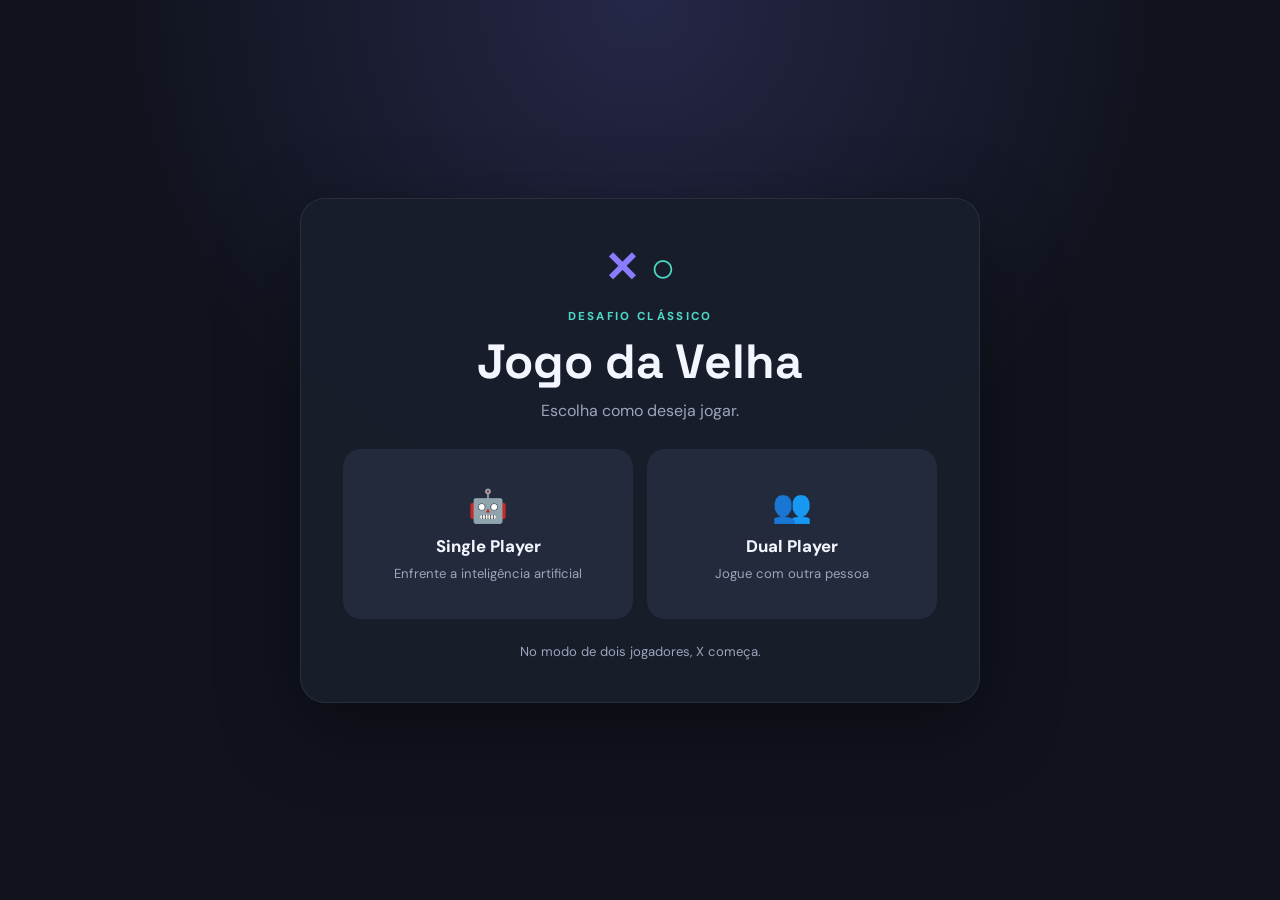
<file: index.html>
<!DOCTYPE html>
<html lang="pt-BR">
<head>
  <meta charset="UTF-8">
  <meta name="viewport" content="width=device-width, initial-scale=1.0">
  <title>Jogo da Velha — Menu</title>
  <link rel="stylesheet" href="style.css">
</head>
<body>
  <main class="menu-page">
    <section class="menu-card">
      <div class="logo">✕ <span>○</span></div>
      <p class="eyebrow">DESAFIO CLÁSSICO</p>
      <h1>Jogo da Velha</h1>
      <p class="subtitle">Escolha como deseja jogar.</p>

      <div class="mode-options">
        <button class="mode-card" id="singleBtn">
          <span class="mode-icon">🤖</span>
          <span class="mode-title">Single Player</span>
          <span class="mode-description">Enfrente a inteligência artificial</span>
        </button>
        <button class="mode-card" id="dualBtn">
          <span class="mode-icon">👥</span>
          <span class="mode-title">Dual Player</span>
          <span class="mode-description">Jogue com outra pessoa</span>
        </button>
      </div>

      <div class="difficulty" id="difficultyBox" hidden>
        <label for="difficulty">Dificuldade da IA</label>
        <select id="difficulty">
          <option value="easy">Fácil</option>
          <option value="medium" selected>Médio</option>
          <option value="hard">Difícil</option>
        </select>
        <button class="primary-btn" id="startSingle">Começar partida</button>
      </div>
      <p class="menu-hint">No modo de dois jogadores, X começa.</p>
    </section>
  </main>
  <script>
    const difficultyBox = document.getElementById('difficultyBox');
    document.getElementById('singleBtn').addEventListener('click', () => {
      difficultyBox.hidden = false;
      difficultyBox.scrollIntoView({ behavior: 'smooth', block: 'nearest' });
    });
    document.getElementById('dualBtn').addEventListener('click', () => {
      sessionStorage.setItem('gameMode', 'dual');
      sessionStorage.removeItem('difficulty');
      window.location.href = 'jogo.html';
    });
    document.getElementById('startSingle').addEventListener('click', () => {
      sessionStorage.setItem('gameMode', 'single');
      sessionStorage.setItem('difficulty', document.getElementById('difficulty').value);
      window.location.href = 'jogo.html';
    });
  </script>
</body>
</html>
</file>
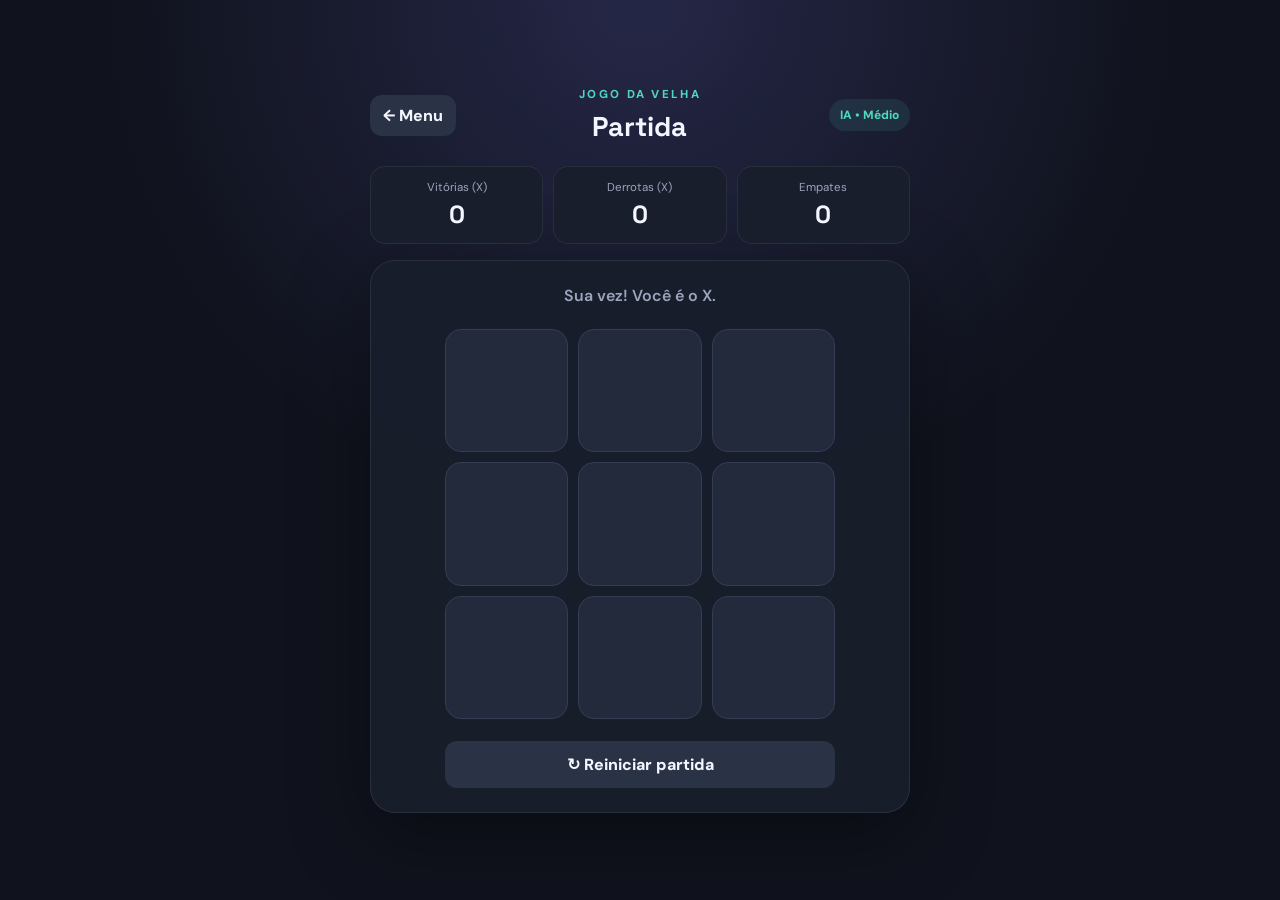
<file: jogo.html>
<!DOCTYPE html>
<html lang="pt-BR">
<head>
  <meta charset="UTF-8">
  <meta name="viewport" content="width=device-width, initial-scale=1.0">
  <title>Jogo da Velha — Partida</title>
  <link rel="stylesheet" href="style.css">
</head>
<body>
  <main class="game-page">
    <header class="game-header">
      <button class="back-btn" id="backMenu">← Menu</button>
      <div>
        <p class="eyebrow">JOGO DA VELHA</p>
        <h1>Partida</h1>
      </div>
      <span class="mode-badge" id="modeBadge">Single Player</span>
    </header>

    <section class="scoreboard">
      <div class="score-box">
        <span class="score-label">Vitórias (X)</span>
        <strong id="wins">0</strong>
      </div>
      <div class="score-box">
        <span class="score-label">Derrotas (X)</span>
        <strong id="losses">0</strong>
      </div>
      <div class="score-box">
        <span class="score-label">Empates</span>
        <strong id="draws">0</strong>
      </div>
    </section>

    <section class="board-card">
      <p class="status" id="status">Sua vez! Você é o X.</p>
      <div class="board" id="board" role="grid" aria-label="Tabuleiro do jogo da velha">
        <button class="cell" data-index="0" aria-label="Casa 1"></button>
        <button class="cell" data-index="1" aria-label="Casa 2"></button>
        <button class="cell" data-index="2" aria-label="Casa 3"></button>
        <button class="cell" data-index="3" aria-label="Casa 4"></button>
        <button class="cell" data-index="4" aria-label="Casa 5"></button>
        <button class="cell" data-index="5" aria-label="Casa 6"></button>
        <button class="cell" data-index="6" aria-label="Casa 7"></button>
        <button class="cell" data-index="7" aria-label="Casa 8"></button>
        <button class="cell" data-index="8" aria-label="Casa 9"></button>
      </div>
      <button class="secondary-btn" id="restartBtn">↻ Reiniciar partida</button>
    </section>
  </main>

  <div class="result-overlay" id="resultOverlay" hidden>
    <section class="result-card" role="dialog" aria-modal="true" aria-labelledby="resultTitle">
      <div class="result-symbol" id="resultSymbol">🏆</div>
      <p class="eyebrow">FIM DE JOGO</p>
      <h2 id="resultTitle">Parabéns! Você ganhou</h2>
      <p id="resultMessage">Boa partida!</p>
      <div class="result-actions">
        <button class="secondary-btn" id="resultMenu">Voltar ao menu</button>
        <button class="primary-btn" id="resultRestart">Reiniciar partida</button>
      </div>
    </section>
  </div>
  <script src="script.js"></script>
</body>
</html>
</file>
<file: style.css>
@import url('https://fonts.googleapis.com/css2?family=DM+Sans:wght@400;500;600;700;800&family=Space+Grotesk:wght@500;600;700&display=swap');

:root {
  --bg: #10131d;
  --panel: #191e2c;
  --panel-light: #222a3b;
  --text: #f4f6ff;
  --muted: #9ba5bb;
  --accent: #8b7cff;
  --accent-2: #4ed6c1;
  --danger: #ff7185;
}
* { box-sizing: border-box; margin: 0; }
body {
  min-height: 100vh;
  background: radial-gradient(circle at 50% 0%, #252747 0, var(--bg) 48%);
  color: var(--text);
  font-family: 'DM Sans', sans-serif;
  display: grid;
  place-items: center;
  padding: 28px 16px;
}
button, select { font: inherit; }
button { cursor: pointer; }
.menu-page, .game-page { width: min(100%, 680px); margin: auto; }
.menu-card, .board-card, .result-card {
  background: rgba(25, 30, 44, .94);
  border: 1px solid rgba(255,255,255,.08);
  border-radius: 25px;
  box-shadow: 0 24px 80px rgba(0,0,0,.35);
}
.menu-card { padding: 42px; text-align: center; }
.logo { font: 700 42px 'Space Grotesk', sans-serif; color: var(--accent); margin-bottom: 15px; }
.logo span { color: var(--accent-2); }
.eyebrow { color: var(--accent-2); font-size: .72rem; font-weight: 800; letter-spacing: .2em; }
h1, h2 { font-family: 'Space Grotesk', sans-serif; }
h1 { font-size: clamp(2rem, 6vw, 3rem); margin-top: 7px; }
.subtitle { color: var(--muted); margin: 8px 0 28px; }
.mode-options { display: grid; grid-template-columns: 1fr 1fr; gap: 14px; }
.mode-card {
  min-height: 170px; padding: 22px 14px; border-radius: 18px;
  color: var(--text); background: var(--panel-light);
  border: 1px solid transparent; display: flex; flex-direction: column;
  align-items: center; justify-content: center; gap: 8px;
  transition: .2s ease;
}
.mode-card:hover { transform: translateY(-4px); border-color: var(--accent); background: #2a3046; }
.mode-icon { font-size: 2rem; }
.mode-title { font-weight: 800; font-size: 1.05rem; }
.mode-description, .menu-hint { color: var(--muted); font-size: .82rem; }
.menu-hint { margin-top: 24px; }
.difficulty { margin-top: 24px; padding: 20px; border-radius: 16px; background: #121725; text-align: left; }
.difficulty label { display: block; margin-bottom: 9px; font-weight: 700; }
select {
  width: 100%; padding: 13px 14px; border-radius: 11px;
  border: 1px solid #39435a; background: var(--panel-light); color: var(--text);
  margin-bottom: 14px;
}
.primary-btn, .secondary-btn, .back-btn {
  border: 0; border-radius: 12px; padding: 13px 18px; font-weight: 800;
  transition: .2s ease;
}
.primary-btn { background: var(--accent); color: white; }
.primary-btn:hover { background: #7666ef; transform: translateY(-2px); }
.secondary-btn, .back-btn { background: #2a3245; color: var(--text); }
.secondary-btn:hover, .back-btn:hover { background: #37415a; }
.difficulty .primary-btn { width: 100%; }
[hidden] { display: none !important; }

.game-page { width: min(100%, 540px); }
.game-header { display: grid; grid-template-columns: 1fr auto 1fr; align-items: center; gap: 12px; margin-bottom: 22px; }
.game-header > div { text-align: center; }
.game-header h1 { font-size: 1.7rem; }
.back-btn { justify-self: start; padding: 10px 13px; }
.mode-badge { justify-self: end; color: var(--accent-2); background: rgba(78,214,193,.1); padding: 8px 11px; border-radius: 20px; font-size: .75rem; font-weight: 800; }
.scoreboard { display: grid; grid-template-columns: repeat(3, 1fr); gap: 10px; margin-bottom: 16px; }
.score-box { background: var(--panel); border: 1px solid rgba(255,255,255,.07); border-radius: 15px; padding: 13px 8px; text-align: center; }
.score-label { display: block; color: var(--muted); font-size: .72rem; margin-bottom: 4px; }
.score-box strong { font: 700 1.55rem 'Space Grotesk', sans-serif; }
.board-card { padding: 24px; text-align: center; }
.status { color: var(--muted); font-weight: 600; margin-bottom: 20px; min-height: 24px; }
.board { display: grid; grid-template-columns: repeat(3, 1fr); gap: 10px; width: min(100%, 390px); margin: 0 auto 22px; }
.cell {
  aspect-ratio: 1; border: 1px solid #343d55; border-radius: 16px;
  background: #222a3b; color: var(--text); font: 700 clamp(2.7rem, 12vw, 4.2rem) 'Space Grotesk', sans-serif;
  display: grid; place-items: center; transition: .15s ease;
}
.cell:hover:empty { background: #2d3650; border-color: var(--accent); }
.cell.x { color: var(--accent); }
.cell.o { color: var(--accent-2); }
.cell:disabled { cursor: default; }
.board-card > .secondary-btn { width: min(100%, 390px); }

.result-overlay {
  position: fixed; inset: 0; z-index: 5; display: grid; place-items: center;
  padding: 18px; background: rgba(5, 7, 13, .78); backdrop-filter: blur(8px);
}
.result-card { width: min(100%, 440px); padding: 35px 28px; text-align: center; animation: pop .25s ease; }
@keyframes pop { from { opacity: 0; transform: scale(.92); } to { opacity: 1; transform: scale(1); } }
.result-symbol { font-size: 3rem; margin-bottom: 12px; }
.result-card h2 { font-size: clamp(1.6rem, 5vw, 2rem); margin: 10px 0; }
.result-card > p:not(.eyebrow) { color: var(--muted); margin-bottom: 24px; }
.result-actions { display: grid; grid-template-columns: 1fr 1fr; gap: 10px; }
.result-actions button { padding: 13px 9px; }
@media (max-width: 480px) {
  .menu-card { padding: 30px 18px; }
  .mode-options { grid-template-columns: 1fr; }
  .mode-card { min-height: 130px; }
  .board-card { padding: 17px; }
  .game-header { grid-template-columns: auto 1fr auto; }
  .game-header h1 { font-size: 1.35rem; }
  .mode-badge { font-size: .65rem; padding: 7px 8px; }
  .result-actions { grid-template-columns: 1fr; }
}
</file>
